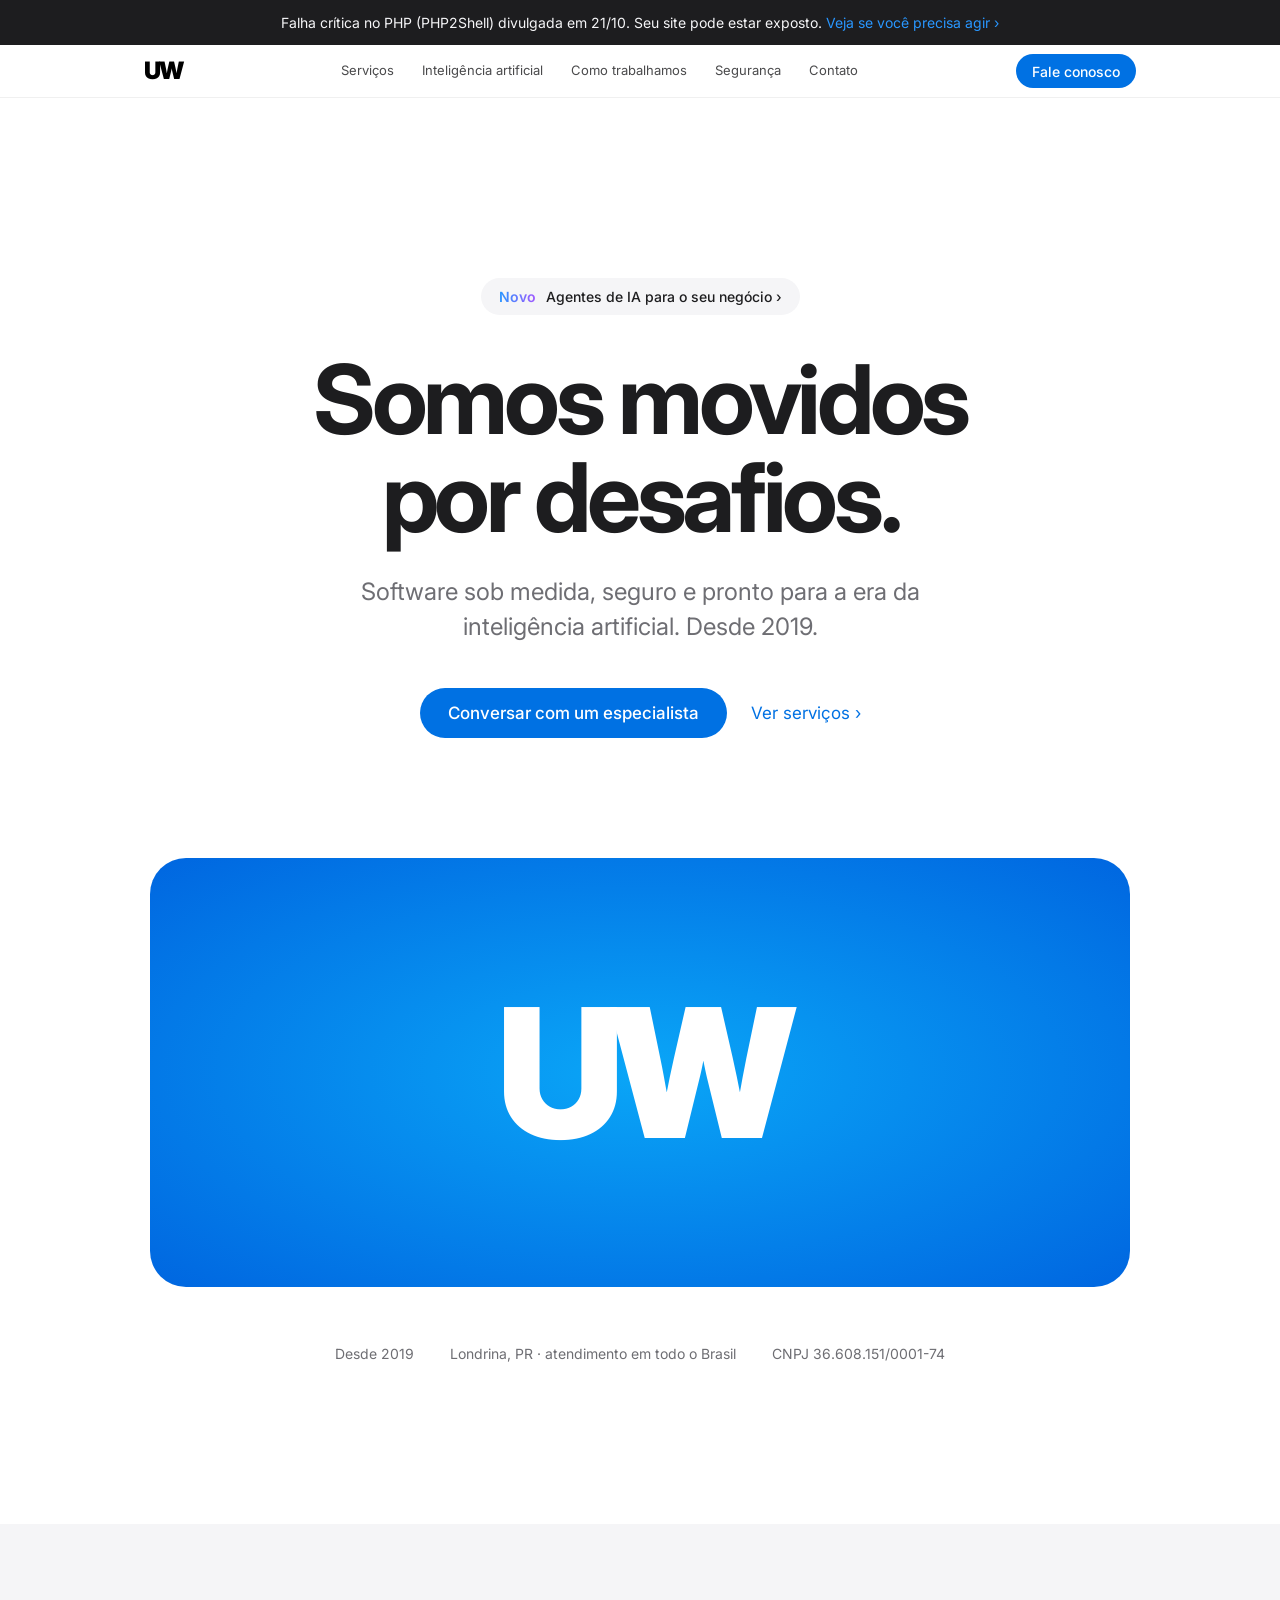
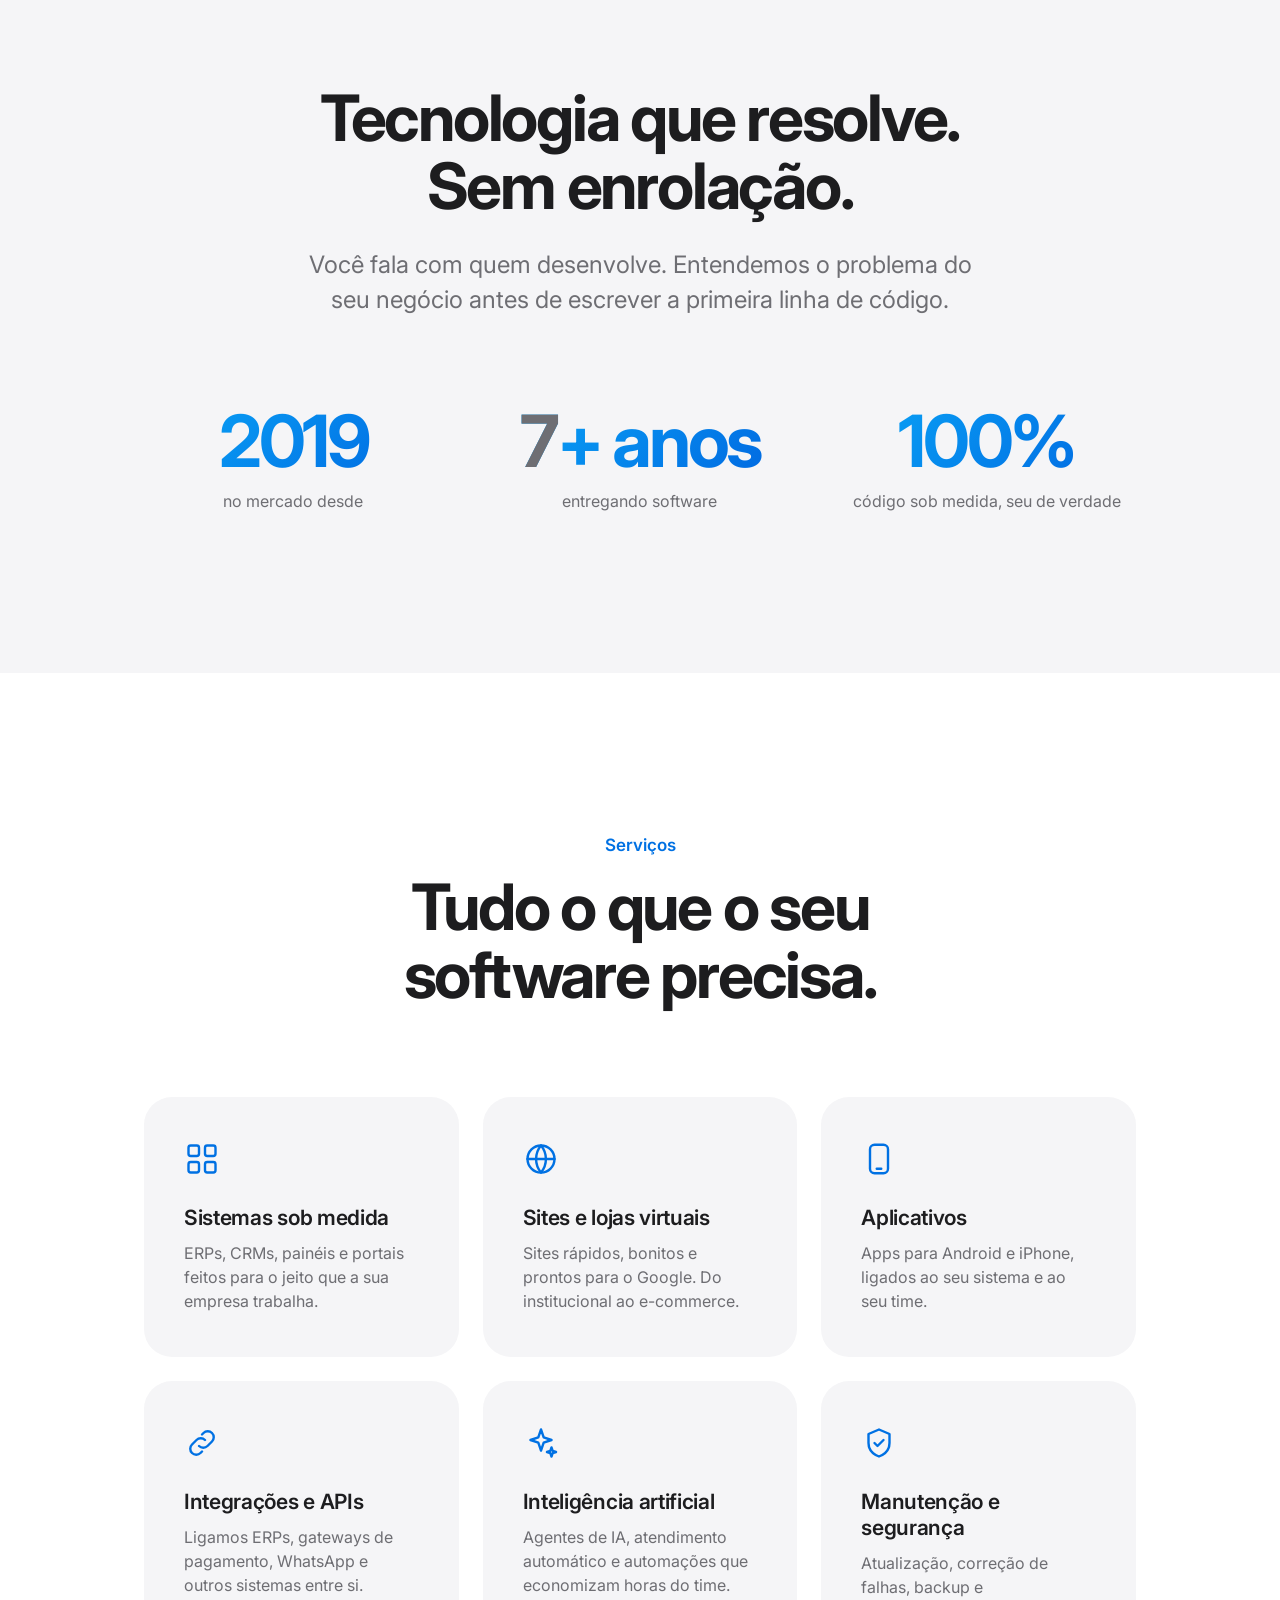
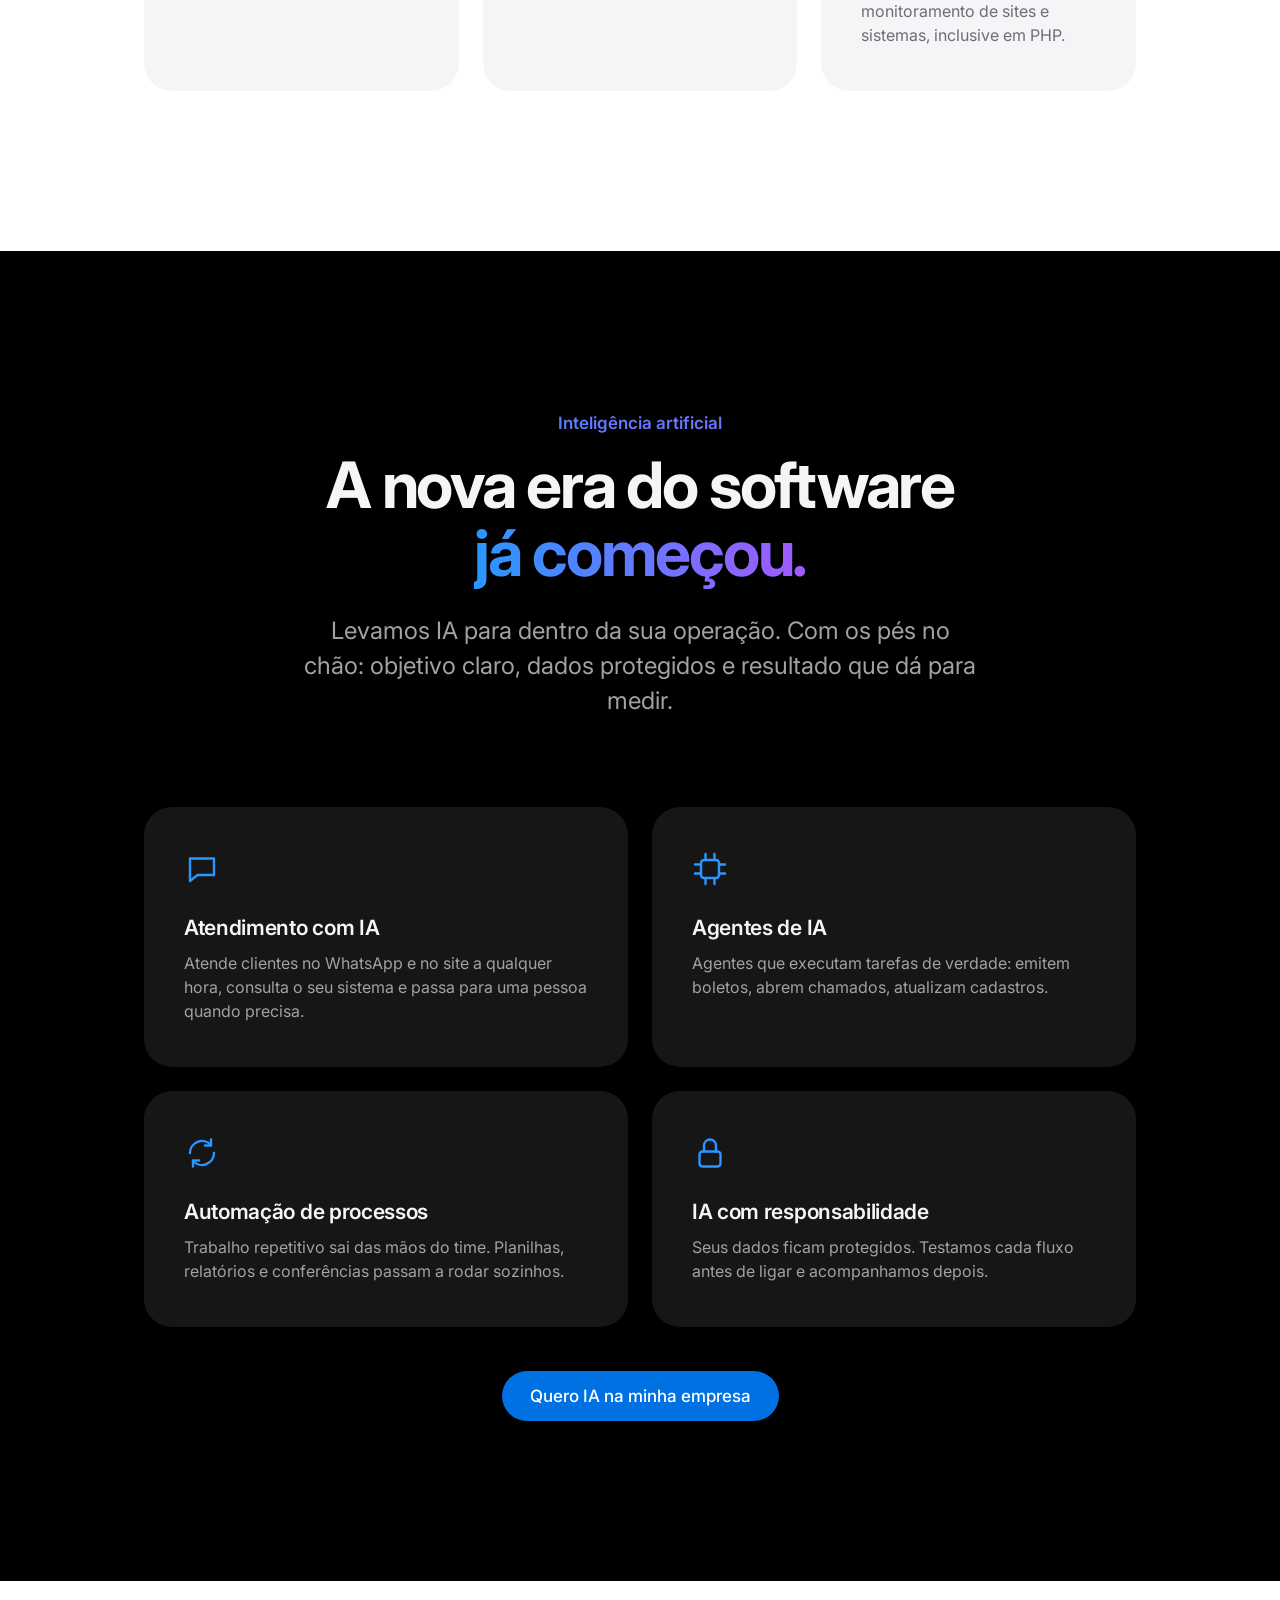
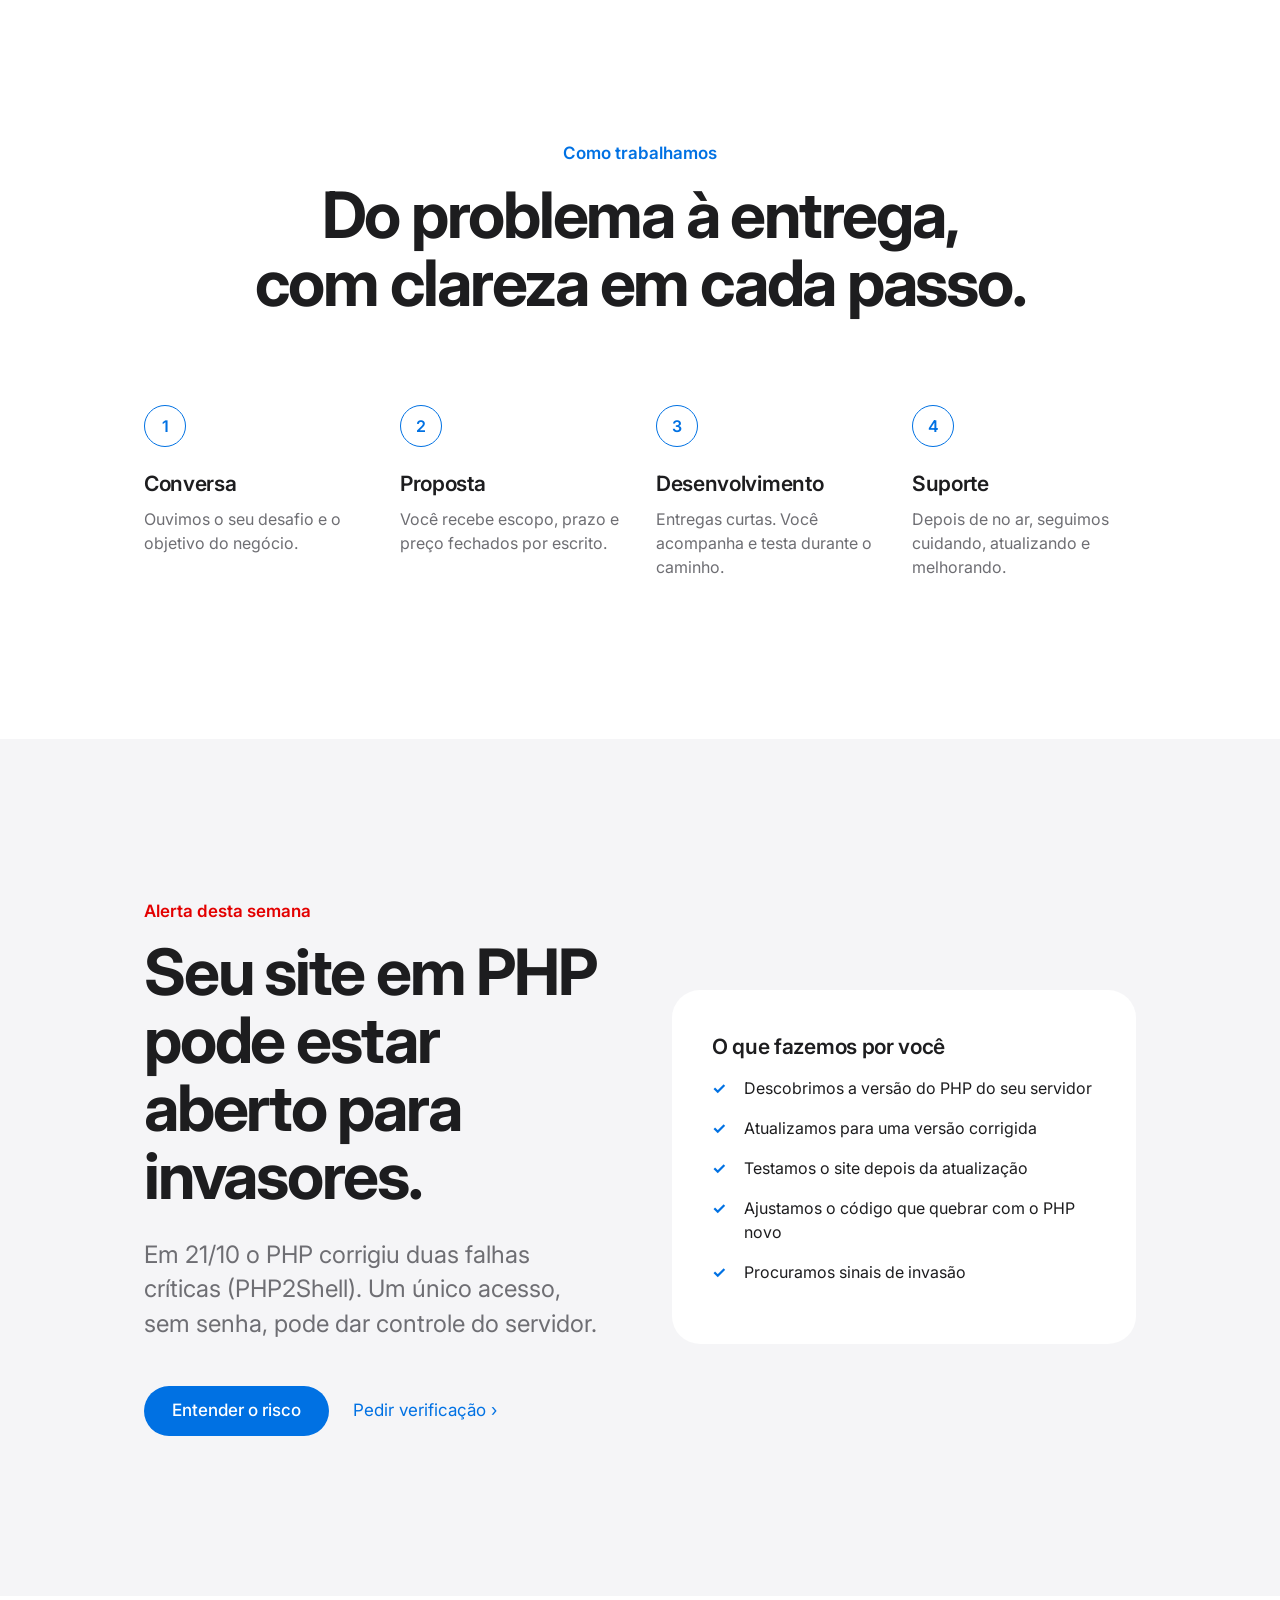
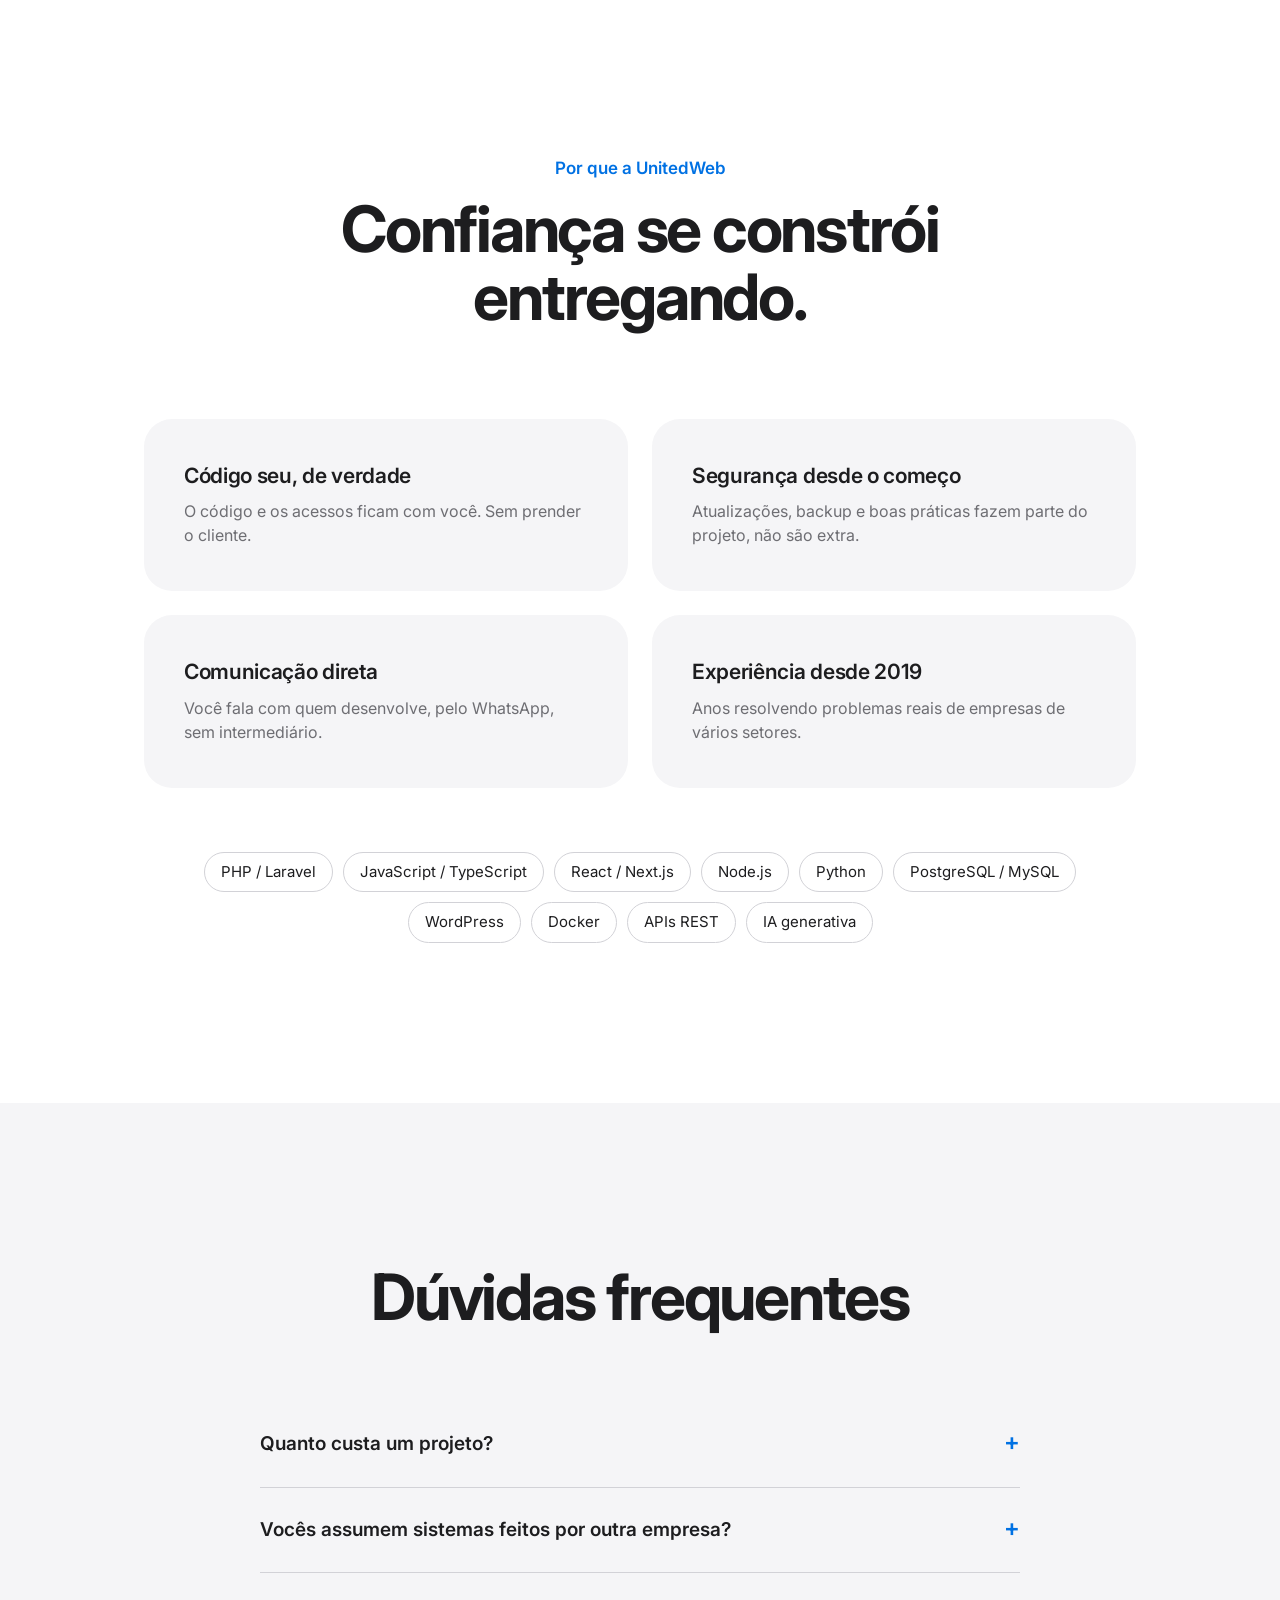
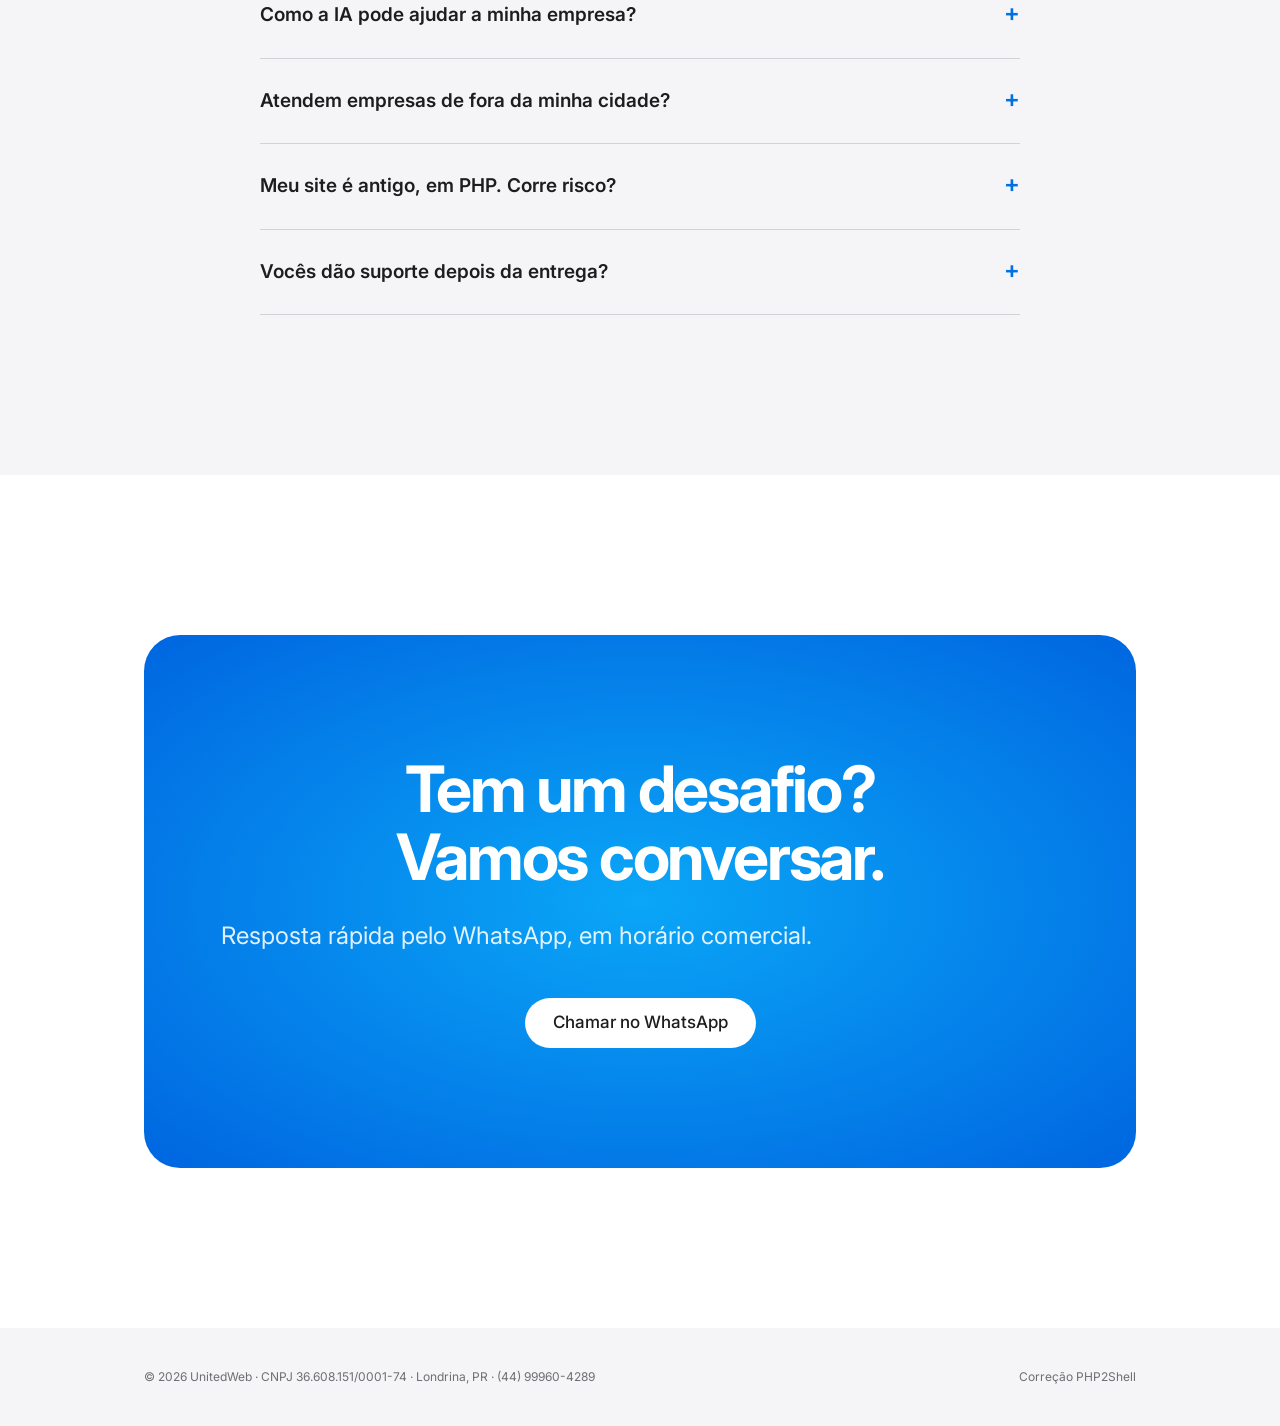
<file: index.html>
<!doctype html>
<html lang="pt-BR">
<head>
  <meta charset="utf-8">
  <meta name="viewport" content="width=device-width, initial-scale=1">
  <title>UnitedWeb — Software sob medida e inteligência artificial</title>
  <meta name="description" content="Desde 2019 a UnitedWeb cria sistemas, sites, apps, integrações e soluções com inteligência artificial. Londrina (PR), atendendo todo o Brasil.">
  <meta property="og:title" content="UnitedWeb — Somos movidos por desafios.">
  <meta property="og:description" content="Software sob medida e inteligência artificial desde 2019.">
  <meta property="og:image" content="assets/og.png">
  <meta name="theme-color" content="#ffffff">
  <link rel="preconnect" href="https://fonts.googleapis.com">
  <link rel="preconnect" href="https://fonts.gstatic.com" crossorigin>
  <link href="https://fonts.googleapis.com/css2?family=Inter:wght@400;500;600;700;900&display=swap" rel="stylesheet">
  <link rel="stylesheet" href="styles.css">
</head>
<body>
  <div class="alert-bar">
    Falha crítica no PHP (PHP2Shell) divulgada em 21/10. Seu site pode estar exposto.
    <a href="php2shell/" class="link-arrow">Veja se você precisa agir</a>
  </div>

  <nav class="nav">
    <div class="wrap">
      <a class="logo" href="./" aria-label="UnitedWeb">UW</a>
      <div class="nav-links">
        <a href="#servicos">Serviços</a>
        <a href="#ia">Inteligência artificial</a>
        <a href="#como">Como trabalhamos</a>
        <a href="#seguranca">Segurança</a>
        <a href="#contato">Contato</a>
      </div>
      <a class="btn" style="min-height:34px;padding:0 16px;font-size:14px" data-wa>Fale conosco</a>
    </div>
  </nav>

  <header class="hero center">
    <div class="wrap">
      <a class="pill" href="#ia"><b class="grad-ai">Novo</b> Agentes de IA para o seu negócio ›</a>
      <h1>Somos movidos<br>por desafios.</h1>
      <p class="lead">Software sob medida, seguro e pronto para a era da inteligência artificial. Desde 2019.</p>
      <div class="btns">
        <a class="btn" data-wa>Conversar com um especialista</a>
        <a class="link-arrow" href="#servicos">Ver serviços</a>
      </div>
      <div class="hero-visual" aria-hidden="true"><span>UW</span></div>
      <div class="trust">
        <span>Desde 2019</span>
        <span>Londrina, PR · atendimento em todo o Brasil</span>
        <span>CNPJ 36.608.151/0001-74</span>
      </div>
    </div>
  </header>

  <section class="soft">
    <div class="wrap center">
      <h2>Tecnologia que resolve.<br>Sem enrolação.</h2>
      <p class="lead">Você fala com quem desenvolve. Entendemos o problema do seu negócio antes de escrever a primeira linha de código.</p>
      <div class="stats">
        <div class="stat"><strong>2019</strong><span>no mercado desde</span></div>
        <div class="stat"><strong><span data-since style="display:inline;margin:0">7</span>+ anos</strong><span>entregando software</span></div>
        <div class="stat"><strong>100%</strong><span>código sob medida, seu de verdade</span></div>
      </div>
    </div>
  </section>

  <section id="servicos">
    <div class="wrap">
      <div class="center">
        <p class="eyebrow">Serviços</p>
        <h2>Tudo o que o seu<br>software precisa.</h2>
      </div>
      <div class="grid g3">
        <div class="card"><div class="icon"><svg viewBox="0 0 24 24"><rect x="3" y="3" width="7" height="7" rx="1.5"/><rect x="14" y="3" width="7" height="7" rx="1.5"/><rect x="3" y="14" width="7" height="7" rx="1.5"/><rect x="14" y="14" width="7" height="7" rx="1.5"/></svg></div><h3>Sistemas sob medida</h3><p>ERPs, CRMs, painéis e portais feitos para o jeito que a sua empresa trabalha.</p></div>
        <div class="card"><div class="icon"><svg viewBox="0 0 24 24"><circle cx="12" cy="12" r="9"/><path d="M3 12h18M12 3a14 14 0 0 1 0 18M12 3a14 14 0 0 0 0 18"/></svg></div><h3>Sites e lojas virtuais</h3><p>Sites rápidos, bonitos e prontos para o Google. Do institucional ao e-commerce.</p></div>
        <div class="card"><div class="icon"><svg viewBox="0 0 24 24"><rect x="6" y="2.5" width="12" height="19" rx="3"/><path d="M10.5 18.5h3"/></svg></div><h3>Aplicativos</h3><p>Apps para Android e iPhone, ligados ao seu sistema e ao seu time.</p></div>
        <div class="card"><div class="icon"><svg viewBox="0 0 24 24"><path d="M10 14a4 4 0 0 0 5.66 0l3-3a4 4 0 0 0-5.66-5.66l-1 1"/><path d="M14 10a4 4 0 0 0-5.66 0l-3 3a4 4 0 0 0 5.66 5.66l1-1"/></svg></div><h3>Integrações e APIs</h3><p>Ligamos ERPs, gateways de pagamento, WhatsApp e outros sistemas entre si.</p></div>
        <div class="card"><div class="icon"><svg viewBox="0 0 24 24"><path d="M12 3l1.8 5.2L19 10l-5.2 1.8L12 17l-1.8-5.2L5 10l5.2-1.8z"/><path d="M19 15l.8 2.2L22 18l-2.2.8L19 21l-.8-2.2L16 18l2.2-.8z"/></svg></div><h3>Inteligência artificial</h3><p>Agentes de IA, atendimento automático e automações que economizam horas do time.</p></div>
        <div class="card"><div class="icon"><svg viewBox="0 0 24 24"><path d="M12 3l7 3v6c0 4.5-3 7.5-7 9-4-1.5-7-4.5-7-9V6z"/><path d="M9 12l2 2 4-4"/></svg></div><h3>Manutenção e segurança</h3><p>Atualização, correção de falhas, backup e monitoramento de sites e sistemas, inclusive em PHP.</p></div>
      </div>
    </div>
  </section>

  <section id="ia" class="dark">
    <div class="wrap">
      <div class="center">
        <p class="eyebrow ai">Inteligência artificial</p>
        <h2>A nova era do software<br><span class="grad-ai">já começou.</span></h2>
        <p class="lead" style="color:#a1a1a6">Levamos IA para dentro da sua operação. Com os pés no chão: objetivo claro, dados protegidos e resultado que dá para medir.</p>
      </div>
      <div class="grid g2">
        <div class="card"><div class="icon"><svg viewBox="0 0 24 24"><path d="M4 5h16v11H9l-5 4z"/></svg></div><h3>Atendimento com IA</h3><p>Atende clientes no WhatsApp e no site a qualquer hora, consulta o seu sistema e passa para uma pessoa quando precisa.</p></div>
        <div class="card"><div class="icon"><svg viewBox="0 0 24 24"><rect x="6" y="6" width="12" height="12" rx="2"/><path d="M9 2v4M15 2v4M9 18v4M15 18v4M2 9h4M2 15h4M18 9h4M18 15h4"/></svg></div><h3>Agentes de IA</h3><p>Agentes que executam tarefas de verdade: emitem boletos, abrem chamados, atualizam cadastros.</p></div>
        <div class="card"><div class="icon"><svg viewBox="0 0 24 24"><path d="M4 12a8 8 0 0 1 14-5.3M20 12a8 8 0 0 1-14 5.3"/><path d="M18 3v4h-4M6 21v-4h4"/></svg></div><h3>Automação de processos</h3><p>Trabalho repetitivo sai das mãos do time. Planilhas, relatórios e conferências passam a rodar sozinhos.</p></div>
        <div class="card"><div class="icon"><svg viewBox="0 0 24 24"><rect x="5" y="11" width="14" height="10" rx="2"/><path d="M8 11V7a4 4 0 0 1 8 0v4"/></svg></div><h3>IA com responsabilidade</h3><p>Seus dados ficam protegidos. Testamos cada fluxo antes de ligar e acompanhamos depois.</p></div>
      </div>
      <div class="btns" style="justify-content:center">
        <a class="btn" data-wa="Olá! Quero entender como usar IA na minha empresa.">Quero IA na minha empresa</a>
      </div>
    </div>
  </section>

  <section id="como">
    <div class="wrap">
      <div class="center">
        <p class="eyebrow">Como trabalhamos</p>
        <h2>Do problema à entrega,<br>com clareza em cada passo.</h2>
      </div>
      <div class="steps">
        <div class="step"><h3>Conversa</h3><p class="muted">Ouvimos o seu desafio e o objetivo do negócio.</p></div>
        <div class="step"><h3>Proposta</h3><p class="muted">Você recebe escopo, prazo e preço fechados por escrito.</p></div>
        <div class="step"><h3>Desenvolvimento</h3><p class="muted">Entregas curtas. Você acompanha e testa durante o caminho.</p></div>
        <div class="step"><h3>Suporte</h3><p class="muted">Depois de no ar, seguimos cuidando, atualizando e melhorando.</p></div>
      </div>
    </div>
  </section>

  <section id="seguranca" class="soft">
    <div class="wrap">
      <div class="split">
        <div>
          <p class="eyebrow red">Alerta desta semana</p>
          <h2>Seu site em PHP pode estar aberto para invasores.</h2>
          <p class="lead">Em 21/10 o PHP corrigiu duas falhas críticas (PHP2Shell). Um único acesso, sem senha, pode dar controle do servidor.</p>
          <div class="btns">
            <a class="btn" href="php2shell/">Entender o risco</a>
            <a class="link-arrow" data-wa="Olá! Quero verificar se meu site está exposto à falha PHP2Shell.">Pedir verificação</a>
          </div>
        </div>
        <div class="card">
          <h3>O que fazemos por você</h3>
          <ul class="check">
            <li>Descobrimos a versão do PHP do seu servidor</li>
            <li>Atualizamos para uma versão corrigida</li>
            <li>Testamos o site depois da atualização</li>
            <li>Ajustamos o código que quebrar com o PHP novo</li>
            <li>Procuramos sinais de invasão</li>
          </ul>
        </div>
      </div>
    </div>
  </section>

  <section>
    <div class="wrap">
      <div class="center">
        <p class="eyebrow">Por que a UnitedWeb</p>
        <h2>Confiança se constrói<br>entregando.</h2>
      </div>
      <div class="grid g2">
        <div class="card"><h3>Código seu, de verdade</h3><p>O código e os acessos ficam com você. Sem prender o cliente.</p></div>
        <div class="card"><h3>Segurança desde o começo</h3><p>Atualizações, backup e boas práticas fazem parte do projeto, não são extra.</p></div>
        <div class="card"><h3>Comunicação direta</h3><p>Você fala com quem desenvolve, pelo WhatsApp, sem intermediário.</p></div>
        <div class="card"><h3>Experiência desde 2019</h3><p>Anos resolvendo problemas reais de empresas de vários setores.</p></div>
      </div>
      <div class="tags">
        <span>PHP / Laravel</span><span>JavaScript / TypeScript</span><span>React / Next.js</span><span>Node.js</span>
        <span>Python</span><span>PostgreSQL / MySQL</span><span>WordPress</span><span>Docker</span><span>APIs REST</span><span>IA generativa</span>
      </div>
    </div>
  </section>

  <section id="faq" class="soft">
    <div class="wrap">
      <div class="center"><h2>Dúvidas frequentes</h2></div>
      <div class="faq">
        <details><summary>Quanto custa um projeto?</summary><p>Depende do tamanho. Depois de uma conversa rápida, enviamos uma proposta com preço e prazo fechados.</p></details>
        <details><summary>Vocês assumem sistemas feitos por outra empresa?</summary><p>Sim. Analisamos o código, corrigimos o que for urgente e seguimos com a manutenção.</p></details>
        <details><summary>Como a IA pode ajudar a minha empresa?</summary><p>Começamos pelo trabalho que mais toma tempo do seu time. Se a IA resolver bem, ligamos. Se não, falamos isso com clareza.</p></details>
        <details><summary>Atendem empresas de fora da minha cidade?</summary><p>Sim. Ficamos em Londrina, no Paraná, e atendemos clientes de todo o Brasil de forma remota.</p></details>
        <details><summary>Meu site é antigo, em PHP. Corre risco?</summary><p>Se o PHP não foi atualizado depois de 21/10/2026, sim. Veja a página sobre a <a href="php2shell/">falha PHP2Shell</a> ou peça uma verificação.</p></details>
        <details><summary>Vocês dão suporte depois da entrega?</summary><p>Sim. Oferecemos planos mensais de manutenção, atualização e monitoramento.</p></details>
      </div>
    </div>
  </section>

  <section id="contato">
    <div class="wrap">
      <div class="cta-box">
        <h2>Tem um desafio?<br>Vamos conversar.</h2>
        <p class="lead">Resposta rápida pelo WhatsApp, em horário comercial.</p>
        <div class="btns" style="justify-content:center"><a class="btn white" data-wa>Chamar no WhatsApp</a></div>
      </div>
    </div>
  </section>

  <footer>
    <div class="wrap">
      <span>© <span data-year>2026</span> UnitedWeb · CNPJ 36.608.151/0001-74 · Londrina, PR · <a href="tel:+5544999604289">(44) 99960-4289</a></span>
      <span><a href="php2shell/">Correção PHP2Shell</a></span>
    </div>
  </footer>
  <script src="main.js"></script>
</body>
</html>
</file>
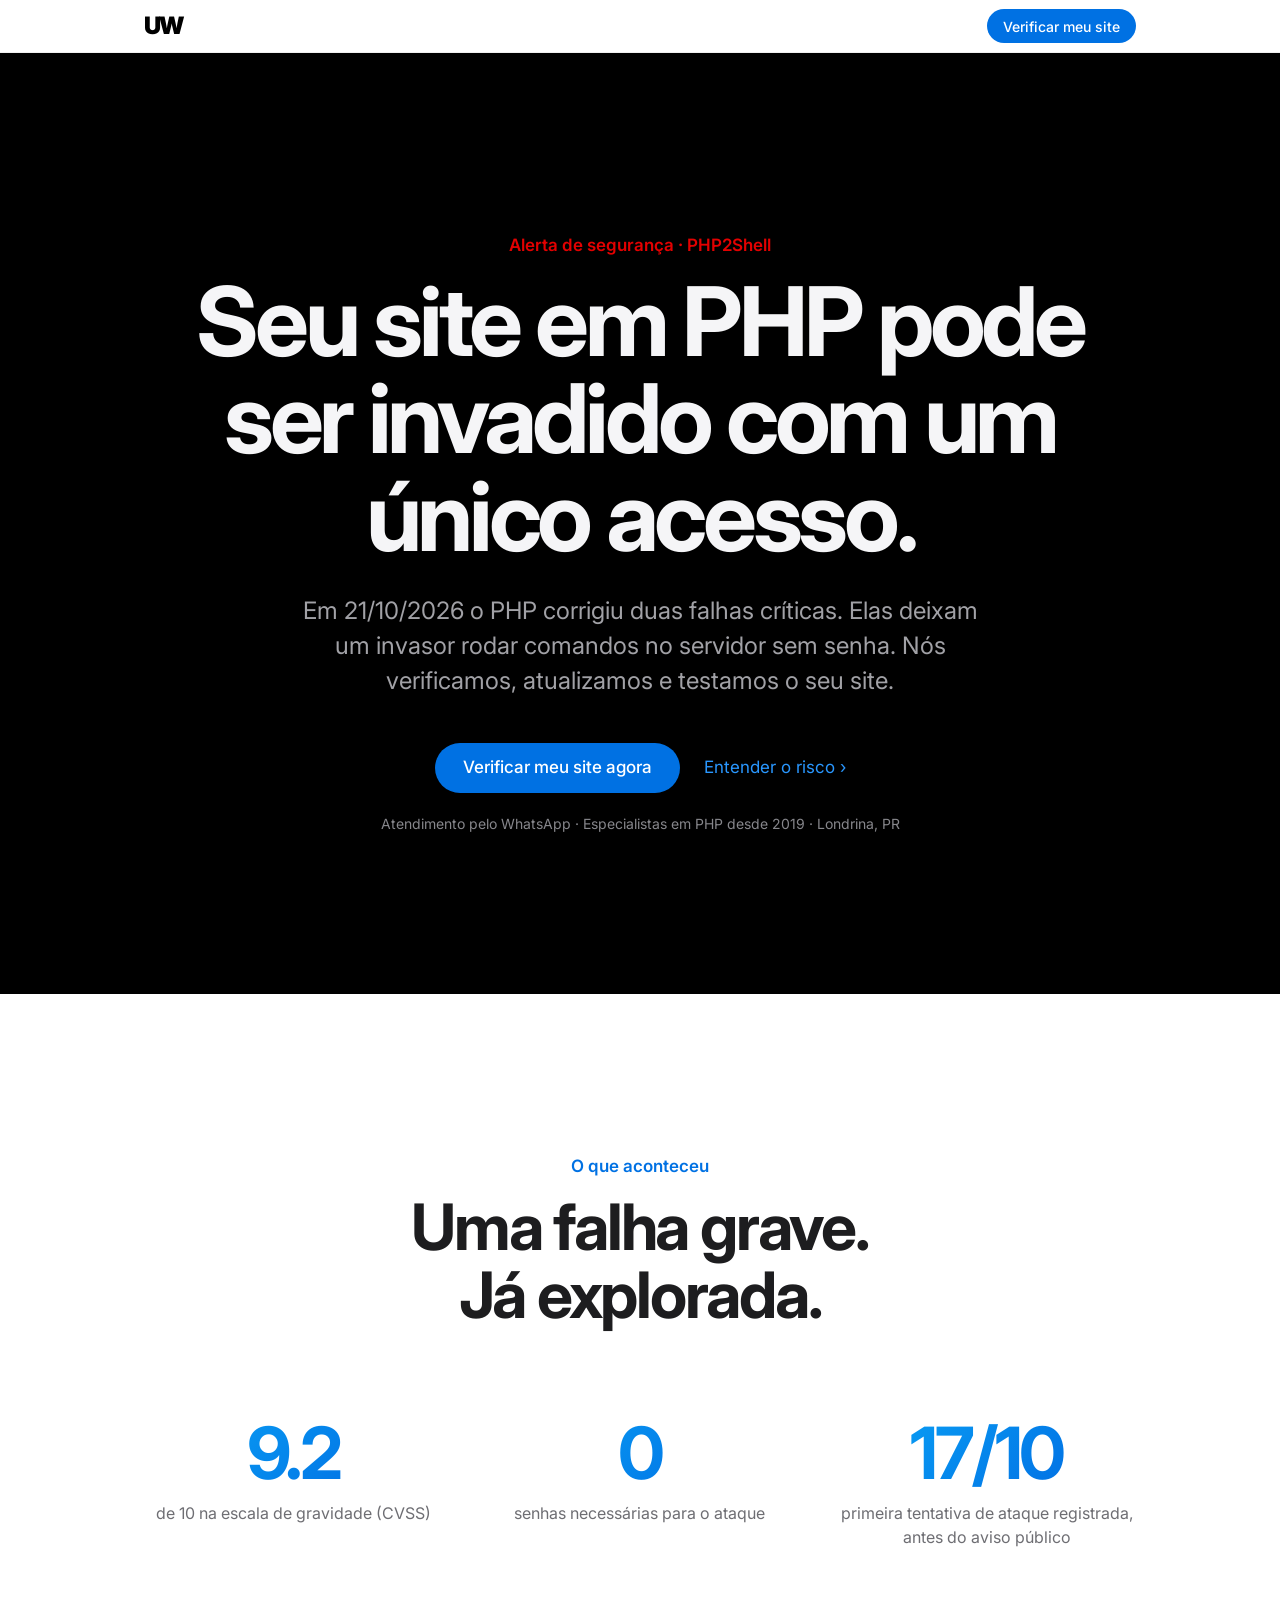
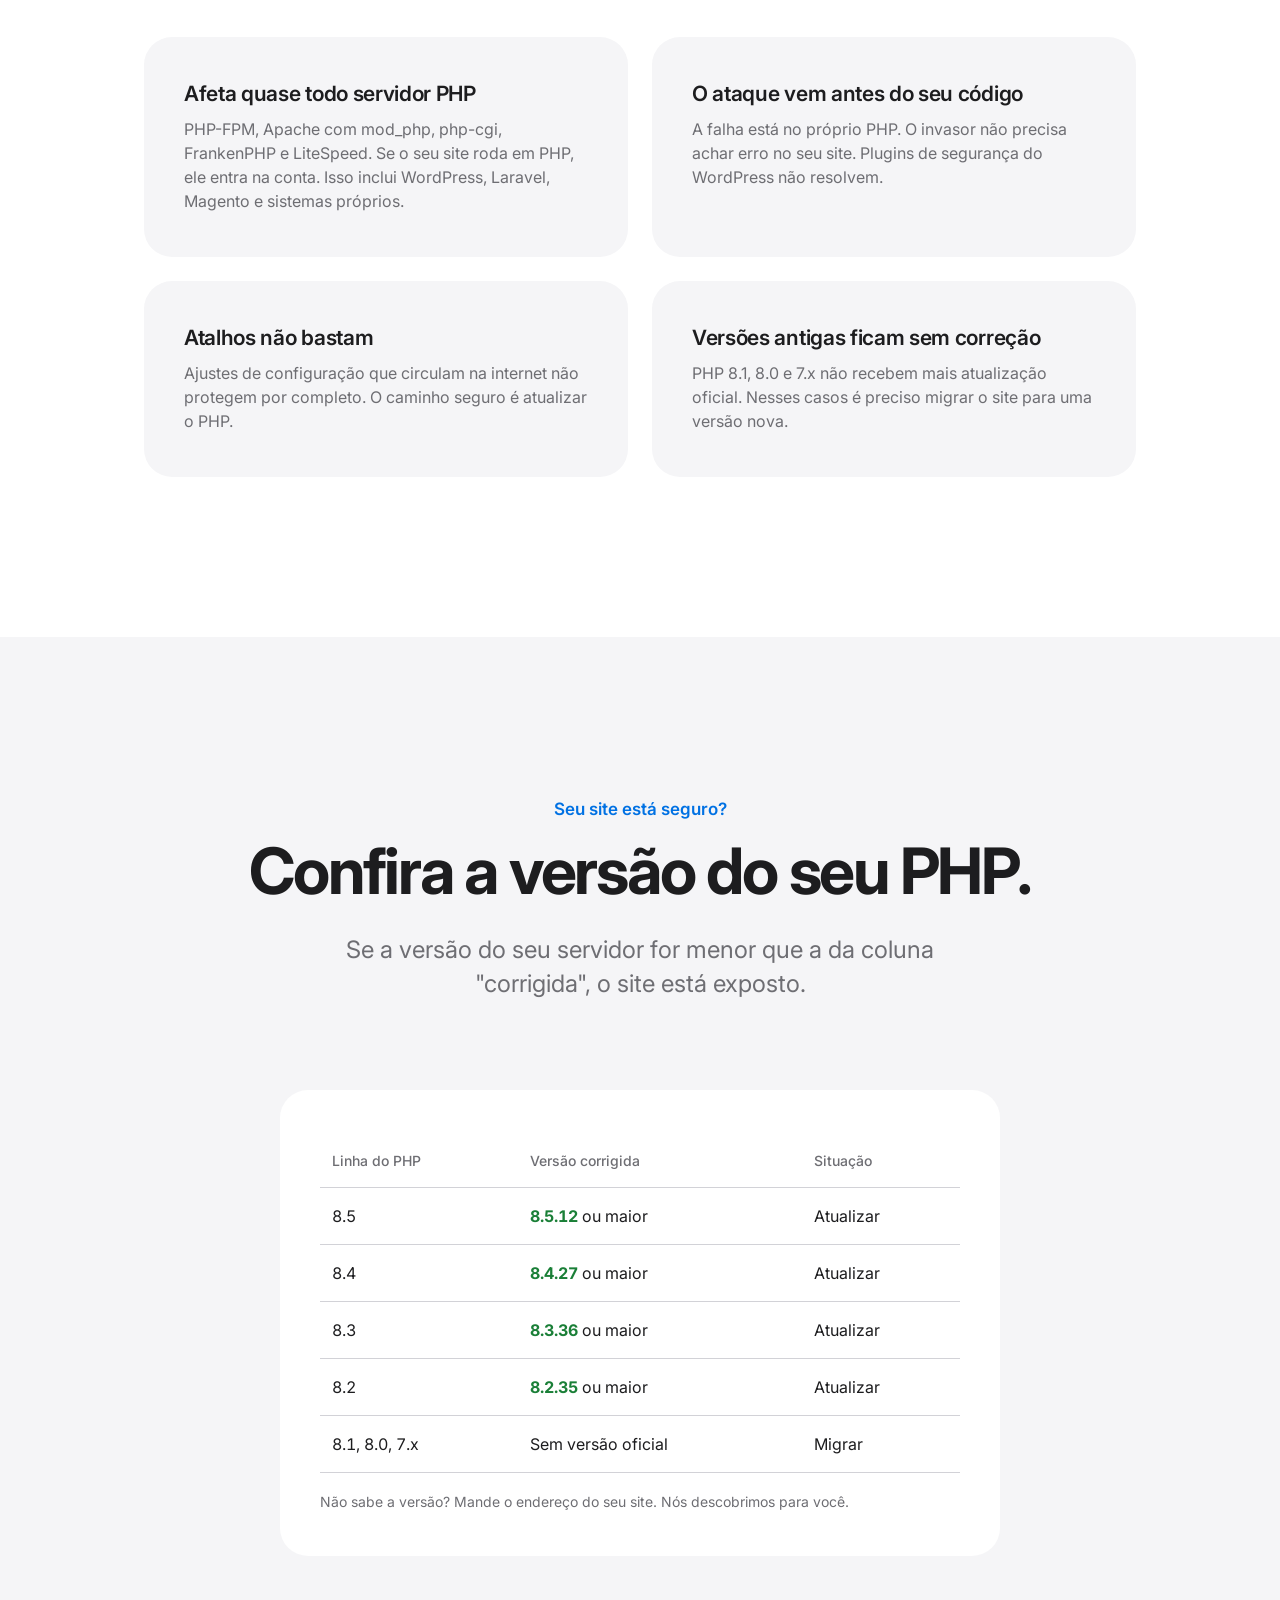
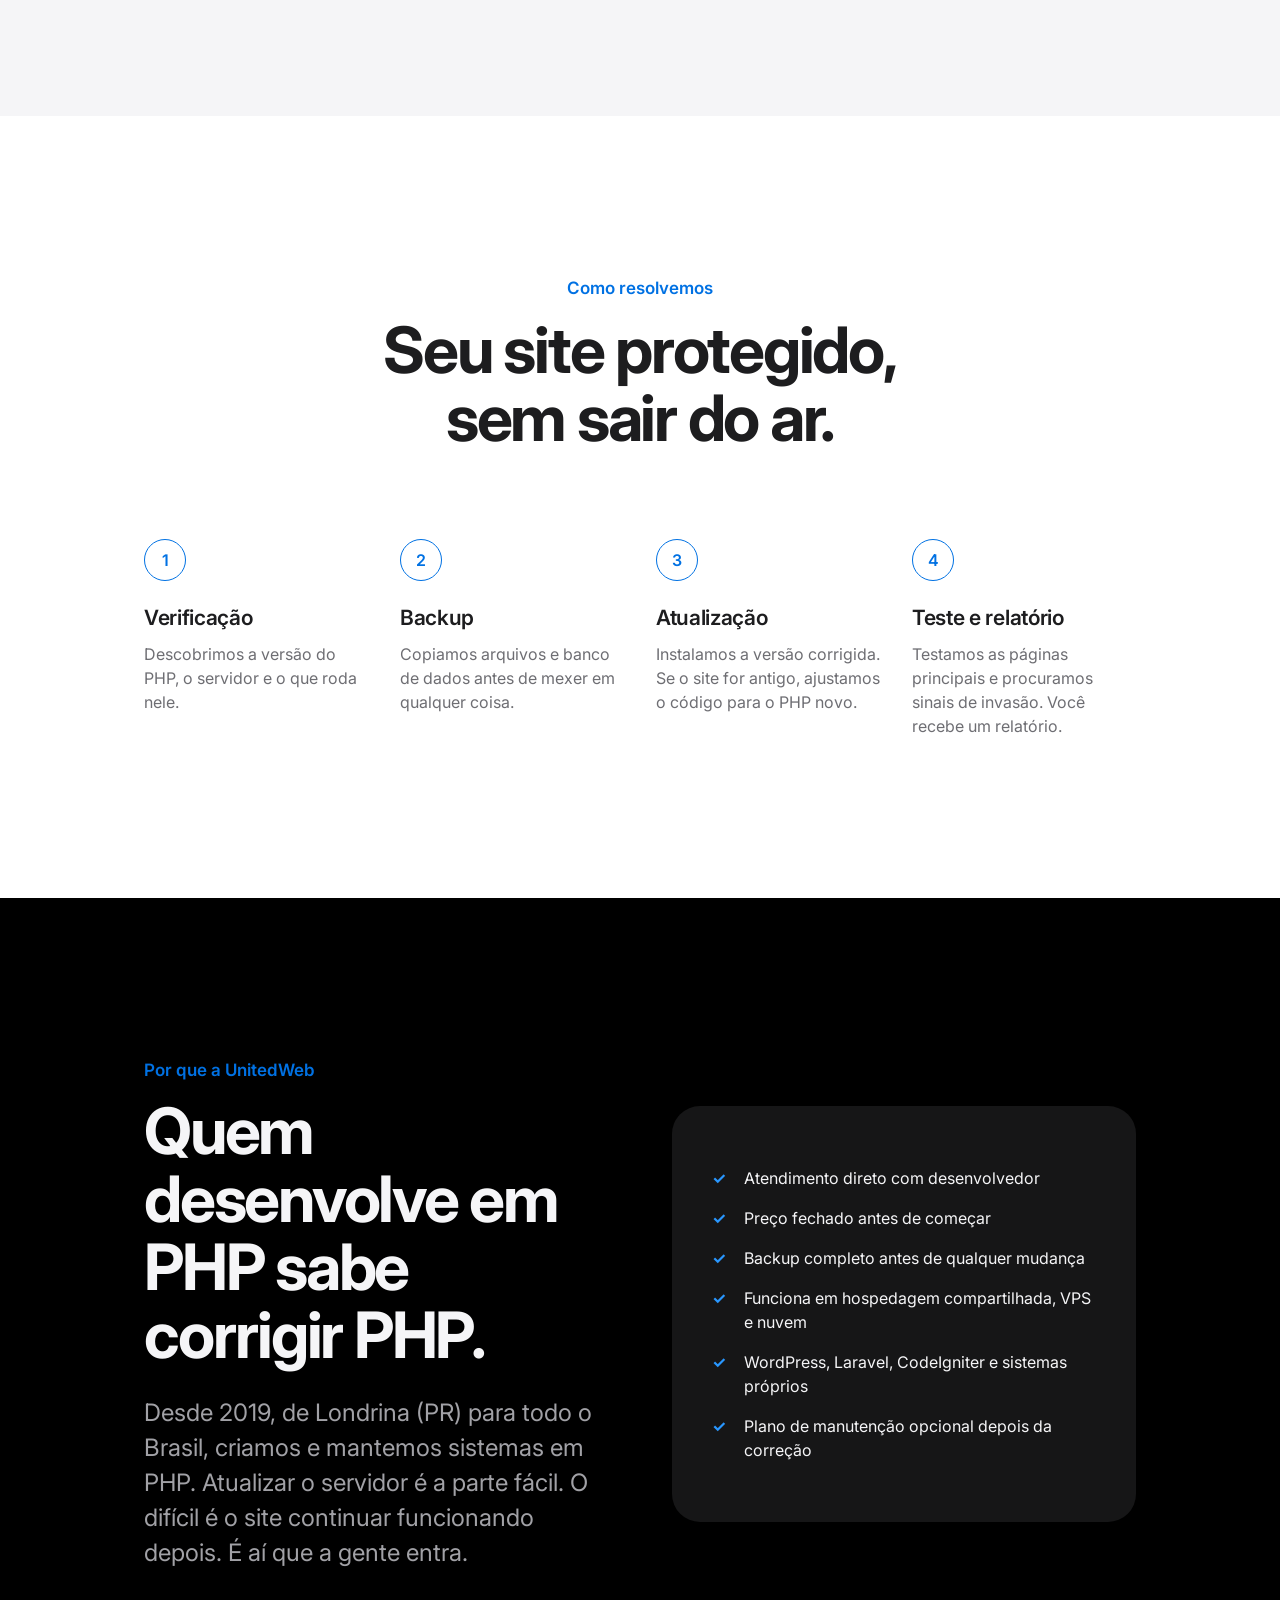
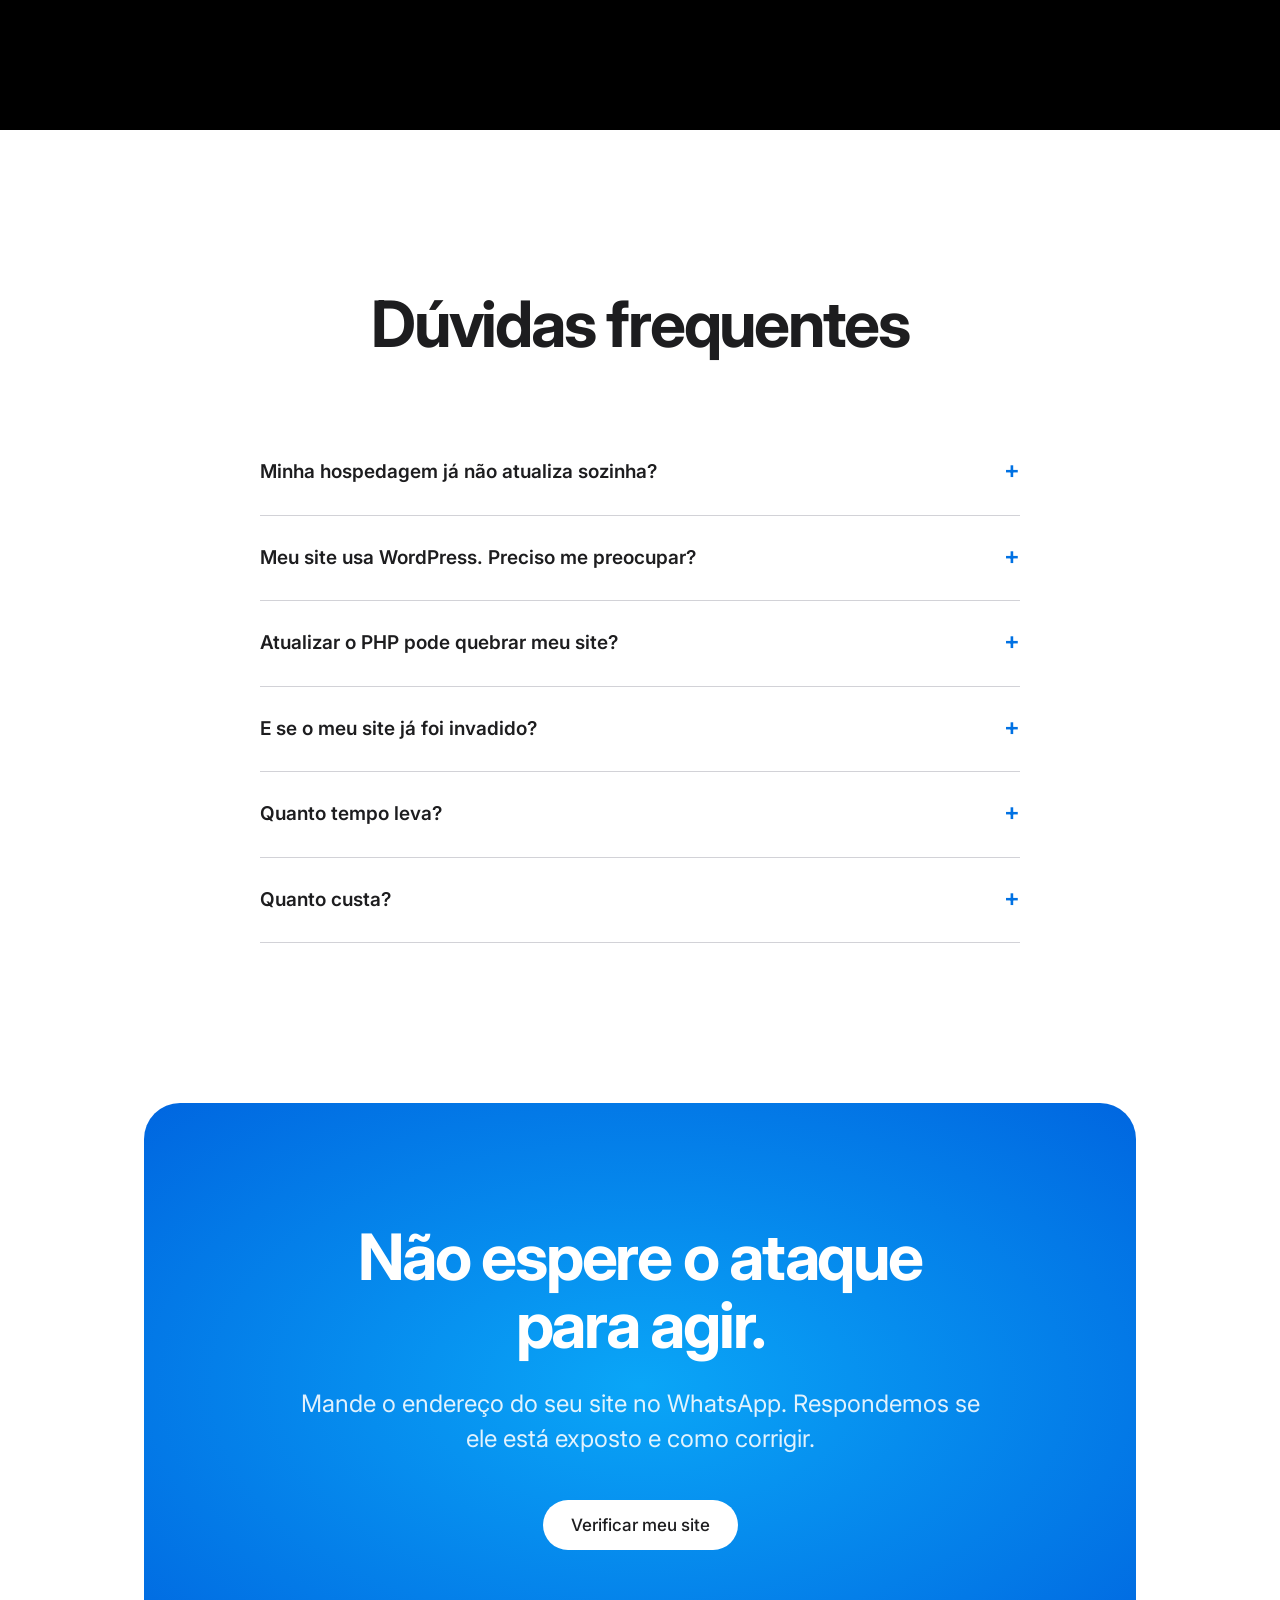
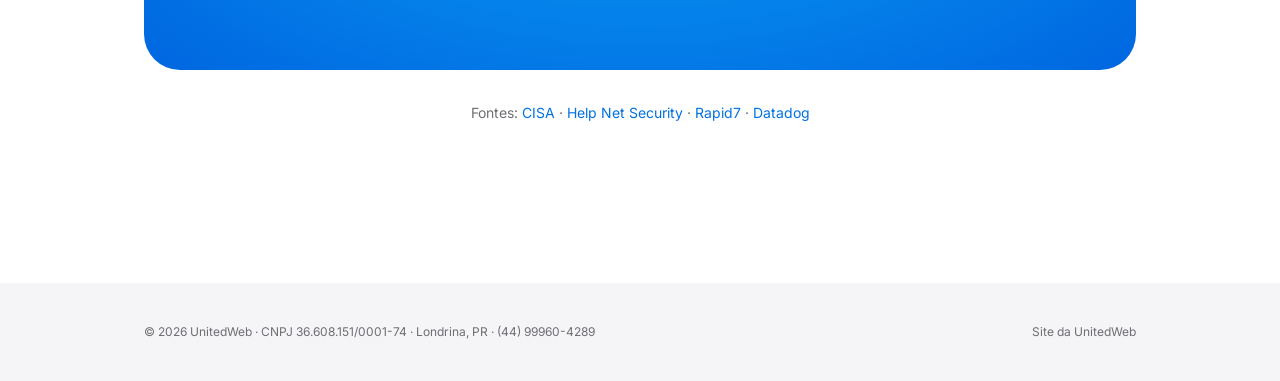
<file: php2shell/index.html>
<!doctype html>
<html lang="pt-BR">
<head>
  <meta charset="utf-8">
  <meta name="viewport" content="width=device-width, initial-scale=1">
  <title>Falha PHP2Shell: corrija seu site PHP hoje — UnitedWeb</title>
  <meta name="description" content="Falha crítica no PHP (CVE-2026-109618 e CVE-2026-109619) permite invasão sem senha. A UnitedWeb verifica, atualiza o PHP e testa o seu site.">
  <meta property="og:title" content="Falha PHP2Shell: seu site PHP está protegido?">
  <meta property="og:description" content="Verificação, atualização do PHP e teste do site, feitos por especialistas desde 2019.">
  <meta property="og:image" content="../assets/og.png">
  <meta name="theme-color" content="#000000">
  <link rel="preconnect" href="https://fonts.googleapis.com">
  <link rel="preconnect" href="https://fonts.gstatic.com" crossorigin>
  <link href="https://fonts.googleapis.com/css2?family=Inter:wght@400;500;600;700;900&display=swap" rel="stylesheet">
  <link rel="stylesheet" href="../styles.css">
</head>
<body class="has-sticky">
  <nav class="nav">
    <div class="wrap">
      <a class="logo" href="../" aria-label="UnitedWeb">UW</a>
      <a class="btn" style="min-height:34px;padding:0 16px;font-size:14px" data-wa="Olá! Quero verificar meu site contra a falha PHP2Shell.">Verificar meu site</a>
    </div>
  </nav>

  <header class="hero dark center">
    <div class="wrap">
      <p class="eyebrow red">Alerta de segurança · PHP2Shell</p>
      <h1>Seu site em PHP pode ser invadido com um único acesso.</h1>
      <p class="lead" style="color:#a1a1a6">Em 21/10/2026 o PHP corrigiu duas falhas críticas. Elas deixam um invasor rodar comandos no servidor sem senha. Nós verificamos, atualizamos e testamos o seu site.</p>
      <div class="btns">
        <a class="btn" data-wa="Olá! Quero verificar meu site contra a falha PHP2Shell.">Verificar meu site agora</a>
        <a class="link-arrow" style="color:#2997ff" href="#risco">Entender o risco</a>
      </div>
      <p class="small" style="color:#86868b;margin-top:20px">Atendimento pelo WhatsApp · Especialistas em PHP desde 2019 · Londrina, PR</p>
    </div>
  </header>

  <section id="risco">
    <div class="wrap">
      <div class="center">
        <p class="eyebrow">O que aconteceu</p>
        <h2>Uma falha grave.<br>Já explorada.</h2>
      </div>
      <div class="stats center">
        <div class="stat"><strong>9.2</strong><span>de 10 na escala de gravidade (CVSS)</span></div>
        <div class="stat"><strong>0</strong><span>senhas necessárias para o ataque</span></div>
        <div class="stat"><strong>17/10</strong><span>primeira tentativa de ataque registrada, antes do aviso público</span></div>
      </div>
      <div class="grid g2">
        <div class="card"><h3>Afeta quase todo servidor PHP</h3><p>PHP-FPM, Apache com mod_php, php-cgi, FrankenPHP e LiteSpeed. Se o seu site roda em PHP, ele entra na conta. Isso inclui WordPress, Laravel, Magento e sistemas próprios.</p></div>
        <div class="card"><h3>O ataque vem antes do seu código</h3><p>A falha está no próprio PHP. O invasor não precisa achar erro no seu site. Plugins de segurança do WordPress não resolvem.</p></div>
        <div class="card"><h3>Atalhos não bastam</h3><p>Ajustes de configuração que circulam na internet não protegem por completo. O caminho seguro é atualizar o PHP.</p></div>
        <div class="card"><h3>Versões antigas ficam sem correção</h3><p>PHP 8.1, 8.0 e 7.x não recebem mais atualização oficial. Nesses casos é preciso migrar o site para uma versão nova.</p></div>
      </div>
    </div>
  </section>

  <section class="soft">
    <div class="wrap">
      <div class="center">
        <p class="eyebrow">Seu site está seguro?</p>
        <h2>Confira a versão do seu PHP.</h2>
        <p class="lead">Se a versão do seu servidor for menor que a da coluna "corrigida", o site está exposto.</p>
      </div>
      <div class="card" style="max-width:720px;margin:88px auto 0">
        <table class="versions">
          <thead><tr><th>Linha do PHP</th><th>Versão corrigida</th><th>Situação</th></tr></thead>
          <tbody>
            <tr><td>8.5</td><td><strong>8.5.12</strong> ou maior</td><td>Atualizar</td></tr>
            <tr><td>8.4</td><td><strong>8.4.27</strong> ou maior</td><td>Atualizar</td></tr>
            <tr><td>8.3</td><td><strong>8.3.36</strong> ou maior</td><td>Atualizar</td></tr>
            <tr><td>8.2</td><td><strong>8.2.35</strong> ou maior</td><td>Atualizar</td></tr>
            <tr><td>8.1, 8.0, 7.x</td><td>Sem versão oficial</td><td>Migrar</td></tr>
          </tbody>
        </table>
        <p class="small muted" style="margin-top:18px">Não sabe a versão? Mande o endereço do seu site. Nós descobrimos para você.</p>
      </div>
    </div>
  </section>

  <section>
    <div class="wrap">
      <div class="center">
        <p class="eyebrow">Como resolvemos</p>
        <h2>Seu site protegido,<br>sem sair do ar.</h2>
      </div>
      <div class="steps">
        <div class="step"><h3>Verificação</h3><p class="muted">Descobrimos a versão do PHP, o servidor e o que roda nele.</p></div>
        <div class="step"><h3>Backup</h3><p class="muted">Copiamos arquivos e banco de dados antes de mexer em qualquer coisa.</p></div>
        <div class="step"><h3>Atualização</h3><p class="muted">Instalamos a versão corrigida. Se o site for antigo, ajustamos o código para o PHP novo.</p></div>
        <div class="step"><h3>Teste e relatório</h3><p class="muted">Testamos as páginas principais e procuramos sinais de invasão. Você recebe um relatório.</p></div>
      </div>
    </div>
  </section>

  <section class="dark">
    <div class="wrap">
      <div class="split">
        <div>
          <p class="eyebrow">Por que a UnitedWeb</p>
          <h2>Quem desenvolve em PHP sabe corrigir PHP.</h2>
          <p class="lead" style="color:#a1a1a6">Desde 2019, de Londrina (PR) para todo o Brasil, criamos e mantemos sistemas em PHP. Atualizar o servidor é a parte fácil. O difícil é o site continuar funcionando depois. É aí que a gente entra.</p>
        </div>
        <div class="card">
          <ul class="check">
            <li>Atendimento direto com desenvolvedor</li>
            <li>Preço fechado antes de começar</li>
            <li>Backup completo antes de qualquer mudança</li>
            <li>Funciona em hospedagem compartilhada, VPS e nuvem</li>
            <li>WordPress, Laravel, CodeIgniter e sistemas próprios</li>
            <li>Plano de manutenção opcional depois da correção</li>
          </ul>
        </div>
      </div>
    </div>
  </section>

  <section>
    <div class="wrap">
      <div class="center"><h2>Dúvidas frequentes</h2></div>
      <div class="faq">
        <details><summary>Minha hospedagem já não atualiza sozinha?</summary><p>Algumas atualizam, outras não. Muitas deixam a versão do PHP por conta do cliente. Vale conferir. A verificação é rápida.</p></details>
        <details><summary>Meu site usa WordPress. Preciso me preocupar?</summary><p>Sim. WordPress roda em PHP. A falha está no PHP do servidor, não no WordPress, então plugin de segurança não resolve.</p></details>
        <details><summary>Atualizar o PHP pode quebrar meu site?</summary><p>Pode, se o site for antigo. Por isso fazemos backup antes, testamos depois e ajustamos o código quando precisa.</p></details>
        <details><summary>E se o meu site já foi invadido?</summary><p>Procuramos arquivos alterados e acessos estranhos. Se acharmos algo, limpamos o servidor e trocamos as senhas.</p></details>
        <details><summary>Quanto tempo leva?</summary><p>Na maioria dos casos, a correção sai no mesmo dia. Sites antigos que precisam de ajuste no código levam um pouco mais.</p></details>
        <details><summary>Quanto custa?</summary><p>Depende do servidor e da idade do site. Depois da verificação, você recebe o preço fechado antes de qualquer trabalho.</p></details>
      </div>
    </div>
  </section>

  <section style="padding-top:0">
    <div class="wrap">
      <div class="cta-box">
        <h2>Não espere o ataque<br>para agir.</h2>
        <p class="lead" style="margin-left:auto;margin-right:auto">Mande o endereço do seu site no WhatsApp. Respondemos se ele está exposto e como corrigir.</p>
        <div class="btns" style="justify-content:center"><a class="btn white" data-wa="Olá! Quero verificar meu site contra a falha PHP2Shell. O endereço é: ">Verificar meu site</a></div>
      </div>
      <p class="small muted center" style="margin-top:32px">Fontes:
        <a href="https://www.cisa.gov/news-events/alerts/2026/10/21/critical-vulnerabilities-php-require-immediate-patching" target="_blank" rel="noopener">CISA</a> ·
        <a href="https://www.helpnetsecurity.com/2026/10/21/php2shell-php-vulnerabilities-patched-cve-2026-109618-cve-2026-109619/" target="_blank" rel="noopener">Help Net Security</a> ·
        <a href="https://www.rapid7.com/blog/post/etr-cve-2026-109618-and-cve-2026-109619-critical-unauthenticated-remote-code-execution-in-php/" target="_blank" rel="noopener">Rapid7</a> ·
        <a href="https://securitylabs.datadoghq.com/articles/php2shell-critical-vulnerabilities-in-php/" target="_blank" rel="noopener">Datadog</a>
      </p>
    </div>
  </section>

  <footer>
    <div class="wrap">
      <span>© <span data-year>2026</span> UnitedWeb · CNPJ 36.608.151/0001-74 · Londrina, PR · <a href="tel:+5544999604289">(44) 99960-4289</a></span>
      <span><a href="../">Site da UnitedWeb</a></span>
    </div>
  </footer>

  <div class="sticky-cta"><a class="btn" data-wa="Olá! Quero verificar meu site contra a falha PHP2Shell.">Verificar meu site no WhatsApp</a></div>
  <script src="../main.js"></script>
</body>
</html>
</file>
<file: styles.css>
:root {
  --blue: #0071e3;
  --blue-dark: #0060c4;
  --brand-a: #0aa6f7;
  --brand-b: #0066e0;
  --ai-a: #2997ff;
  --ai-b: #a259ff;
  --ink: #1d1d1f;
  --muted: #6e6e73;
  --line: #d2d2d7;
  --soft: #f5f5f7;
  --white: #fff;
  --danger: #e30000;
  --radius: 28px;
  --max: 1040px;
}

* { box-sizing: border-box; margin: 0; padding: 0; }
html { scroll-behavior: smooth; }
body {
  font-family: "Inter", -apple-system, BlinkMacSystemFont, "SF Pro Text", "Helvetica Neue", Arial, sans-serif;
  color: var(--ink);
  background: var(--white);
  line-height: 1.5;
  -webkit-font-smoothing: antialiased;
}
img { max-width: 100%; display: block; }
a { color: var(--blue); text-decoration: none; }
a:hover { text-decoration: underline; }

.wrap { max-width: var(--max); margin: 0 auto; padding: 0 24px; }
section { padding: 160px 0; }
.soft { background: var(--soft); }
.dark { background: #000; color: #f5f5f7; }
.dark .muted { color: #a1a1a6; }
.center { text-align: center; }

.nav {
  position: sticky; top: 0; z-index: 50;
  background: rgba(255,255,255,.8);
  backdrop-filter: saturate(180%) blur(20px);
  -webkit-backdrop-filter: saturate(180%) blur(20px);
  border-bottom: 1px solid rgba(0,0,0,.06);
}
.nav .wrap { display: flex; align-items: center; justify-content: space-between; height: 52px; gap: 16px; }
.logo { color: #000; font-weight: 900; font-size: 24px; letter-spacing: -.08em; line-height: 1; }
.logo:hover { text-decoration: none; }
.nav-links { display: flex; gap: 28px; font-size: 13px; }
.nav-links a { color: var(--ink); opacity: .8; }
.nav-links a:hover { opacity: 1; text-decoration: none; }
@media (max-width: 760px) { .nav-links { display: none; } }

.eyebrow { font-size: 17px; font-weight: 600; color: var(--blue); margin-bottom: 14px; }
.eyebrow.red { color: var(--danger); }
.eyebrow.ai { background: linear-gradient(90deg, var(--ai-a), var(--ai-b)); -webkit-background-clip: text; background-clip: text; color: transparent; }
h1 { font-size: clamp(48px, 8.5vw, 96px); line-height: 1.02; letter-spacing: -.045em; font-weight: 700; }
h2 { font-size: clamp(36px, 5.5vw, 64px); line-height: 1.06; letter-spacing: -.035em; font-weight: 700; }
h3 { font-size: 21px; line-height: 1.25; letter-spacing: -.015em; font-weight: 600; margin-bottom: 10px; }
.lead { font-size: clamp(19px, 2.2vw, 24px); line-height: 1.45; color: var(--muted); margin-top: 28px; max-width: 680px; }
.center .lead { margin-left: auto; margin-right: auto; }
.muted { color: var(--muted); }
.small { font-size: 14px; }
.grad-ai { background: linear-gradient(90deg, var(--ai-a), var(--ai-b)); -webkit-background-clip: text; background-clip: text; color: transparent; }

.btns { display: flex; flex-wrap: wrap; gap: 24px; margin-top: 44px; align-items: center; }
.center .btns { justify-content: center; }
.btn {
  display: inline-flex; align-items: center; justify-content: center; gap: 8px;
  min-height: 50px; padding: 0 28px; border-radius: 980px;
  background: var(--blue); color: #fff; font-size: 17px; font-weight: 500;
  border: 0; cursor: pointer; transition: background .2s;
}
.btn:hover { background: var(--blue-dark); text-decoration: none; }
.btn.white { background: #fff; color: var(--ink); }
.link-arrow { font-size: 17px; }
.link-arrow::after { content: " ›"; }

.hero { padding: 180px 0 160px; }
.pill {
  display: inline-block; margin-bottom: 36px; padding: 8px 18px; border-radius: 980px;
  background: var(--soft); color: var(--ink); font-size: 14px; font-weight: 500;
}
.pill:hover { text-decoration: none; background: #ececf0; }
.pill b { font-weight: 600; margin-right: 6px; }
.hero-visual {
  margin: 120px auto 0; max-width: 980px; aspect-ratio: 16 / 7; border-radius: 36px;
  background: radial-gradient(ellipse at center, var(--brand-a) 0%, var(--brand-b) 100%);
  display: grid; place-items: center; color: #fff;
}
.hero-visual span { font-size: clamp(80px, 16vw, 180px); font-weight: 900; letter-spacing: -.08em; line-height: 1; }
.trust { display: flex; flex-wrap: wrap; justify-content: center; gap: 12px 36px; margin-top: 56px; color: var(--muted); font-size: 14px; }

.alert-bar { background: #1d1d1f; color: #f5f5f7; font-size: 14px; text-align: center; padding: 12px 24px; }
.alert-bar a { color: #2997ff; font-size: inherit; }

.grid { display: grid; gap: 24px; margin-top: 88px; }
.g2 { grid-template-columns: repeat(auto-fit, minmax(min(420px, 100%), 1fr)); }
.g3 { grid-template-columns: repeat(auto-fit, minmax(min(280px, 100%), 1fr)); }
.split { display: grid; gap: 64px; align-items: center; grid-template-columns: repeat(auto-fit, minmax(min(360px, 100%), 1fr)); }
.card { background: var(--white); border-radius: var(--radius); padding: 44px 40px; }
.soft .card { background: var(--white); }
section:not(.soft) .card { background: var(--soft); }
section.dark .card { background: #161617; }
.card p { color: var(--muted); }
.dark .card p { color: #a1a1a6; }
.icon { width: 36px; height: 36px; margin-bottom: 28px; color: var(--blue); }
.dark .icon { color: var(--ai-a); }
.icon svg { width: 100%; height: 100%; fill: none; stroke: currentColor; stroke-width: 1.6; stroke-linecap: round; stroke-linejoin: round; }

.stats { display: grid; grid-template-columns: repeat(auto-fit, minmax(min(180px, 100%), 1fr)); gap: 48px; margin-top: 88px; }
.stat strong { display: block; font-size: clamp(44px, 6vw, 72px); letter-spacing: -.045em; line-height: 1; font-weight: 700;
  background: linear-gradient(135deg, var(--brand-a), var(--brand-b)); -webkit-background-clip: text; background-clip: text; color: transparent; }
.stat span { display: block; margin-top: 12px; color: var(--muted); }

.steps { counter-reset: s; display: grid; gap: 48px 32px; margin-top: 88px; grid-template-columns: repeat(auto-fit, minmax(min(200px, 100%), 1fr)); }
.step { counter-increment: s; }
.step::before { content: counter(s); display: grid; place-items: center; width: 40px; height: 40px; border-radius: 50%;
  border: 1.5px solid var(--blue); color: var(--blue); font-weight: 600; margin-bottom: 24px; }

.tags { display: flex; flex-wrap: wrap; gap: 10px; margin-top: 64px; justify-content: center; }
.tags span { padding: 8px 16px; border-radius: 980px; background: var(--white); border: 1px solid var(--line); font-size: 15px; }

.check { list-style: none; }
.check li { padding-left: 32px; position: relative; margin: 16px 0; }
.check li::before { content: "✓"; position: absolute; left: 0; color: var(--blue); font-weight: 700; }
.dark .check li::before { color: var(--ai-a); }

table.versions { font-variant-numeric: tabular-nums; width: 100%; border-collapse: collapse; font-size: 16px; }
.versions th, .versions td { text-align: left; padding: 16px 12px; border-bottom: 1px solid var(--line); }
.versions th { color: var(--muted); font-weight: 500; font-size: 14px; }
.versions td strong { color: #1a7f37; }

details { border-bottom: 1px solid var(--line); padding: 28px 0; }
details summary { cursor: pointer; font-size: 19px; font-weight: 600; list-style: none; display: flex; justify-content: space-between; gap: 16px; }
details summary::after { content: "+"; color: var(--blue); font-size: 24px; line-height: 1; }
details[open] summary::after { content: "−"; }
details p { margin-top: 14px; color: var(--muted); max-width: 760px; }
.faq { max-width: 760px; margin: 72px auto 0; }

.cta-box { border-radius: 36px; padding: 120px 32px; text-align: center; color: #fff;
  background: radial-gradient(ellipse at center, var(--brand-a), var(--brand-b)); }
.cta-box .lead { color: rgba(255,255,255,.88); }

footer { background: var(--soft); color: var(--muted); font-size: 12px; padding: 40px 0; }
footer .wrap { display: flex; flex-wrap: wrap; justify-content: space-between; gap: 12px; }
footer a { color: var(--muted); }

.sticky-cta { display: none; }
@media (max-width: 760px) {
  section { padding: 104px 0; }
  .hero { padding: 112px 0 104px; }
  .hero-visual { margin-top: 72px; aspect-ratio: 4 / 3; border-radius: 28px; }
  .grid, .stats, .steps { margin-top: 56px; }
  .card { padding: 36px 28px; }
  .cta-box { padding: 88px 24px; }
  .sticky-cta { display: block; position: fixed; left: 16px; right: 16px; bottom: 16px; z-index: 60; }
  .sticky-cta .btn { width: 100%; box-shadow: 0 8px 30px rgba(0,0,0,.25); }
  body.has-sticky { padding-bottom: 80px; }
}
</file>
